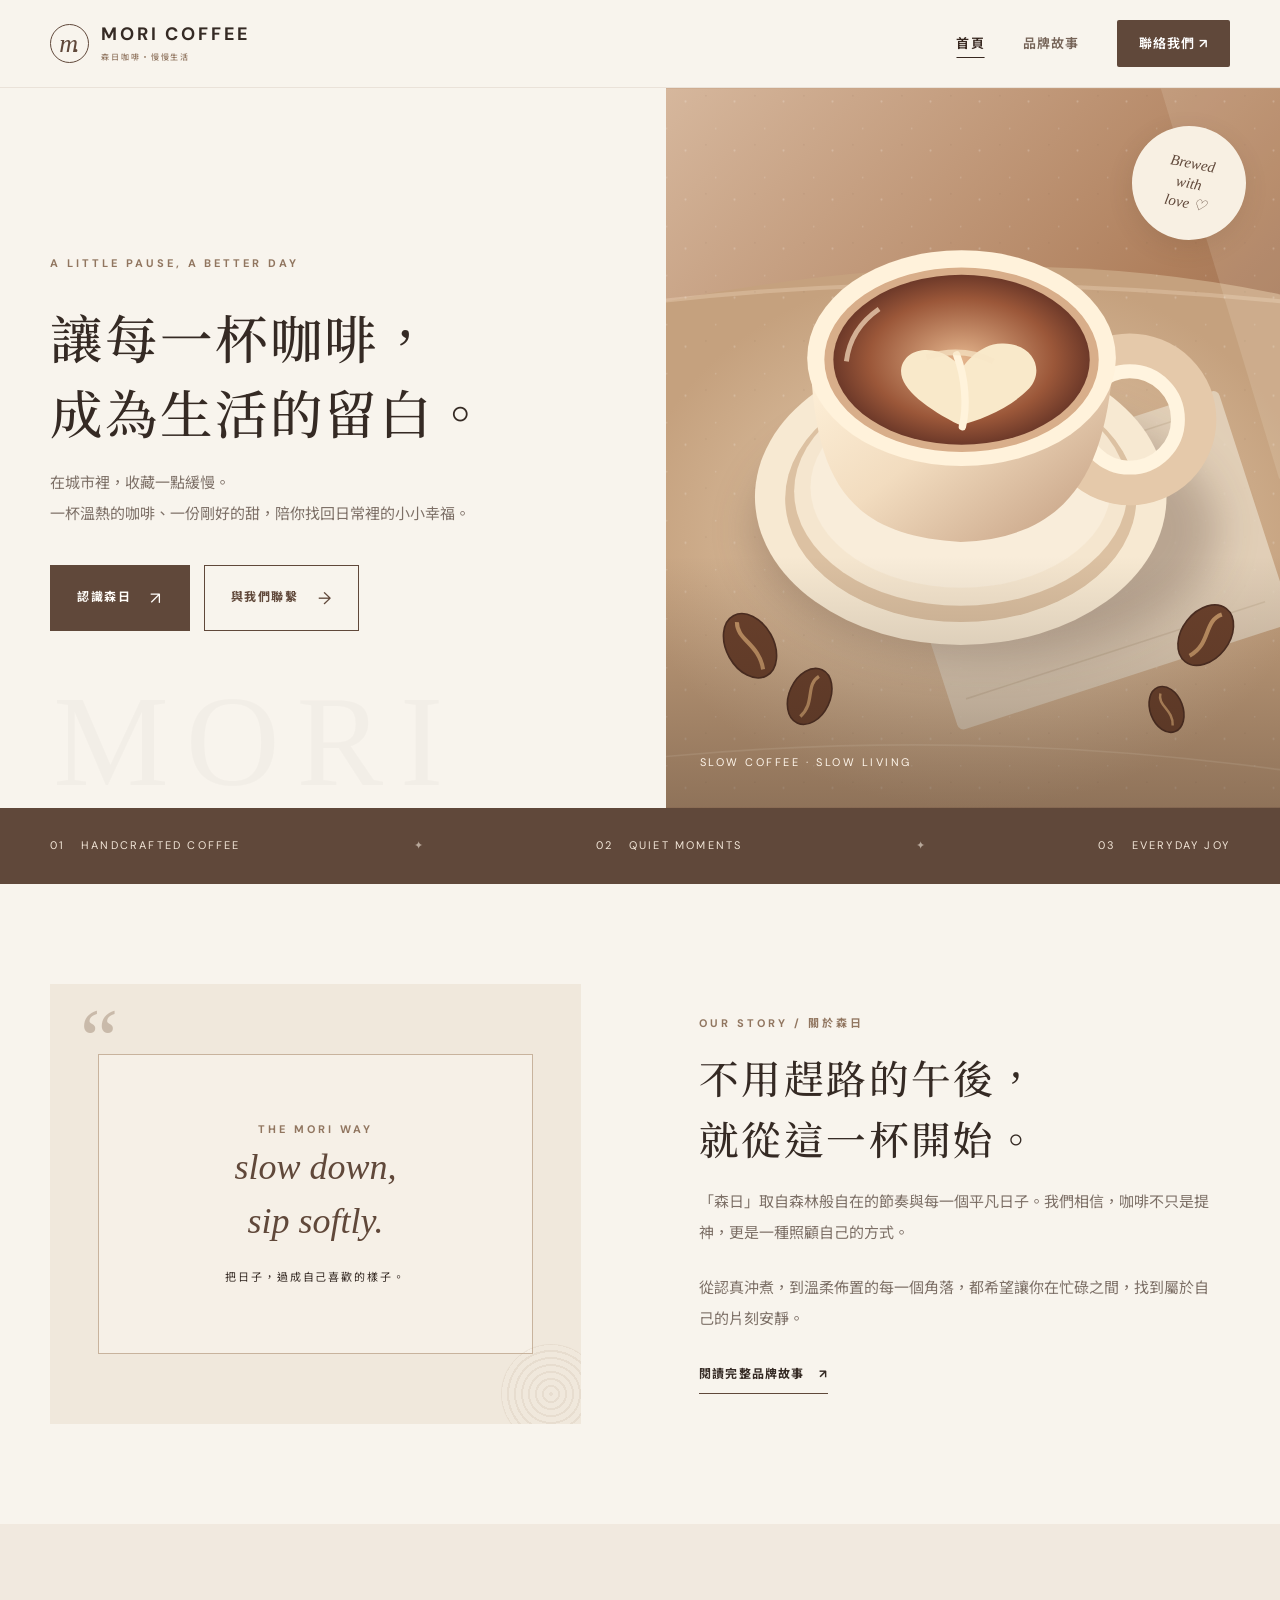
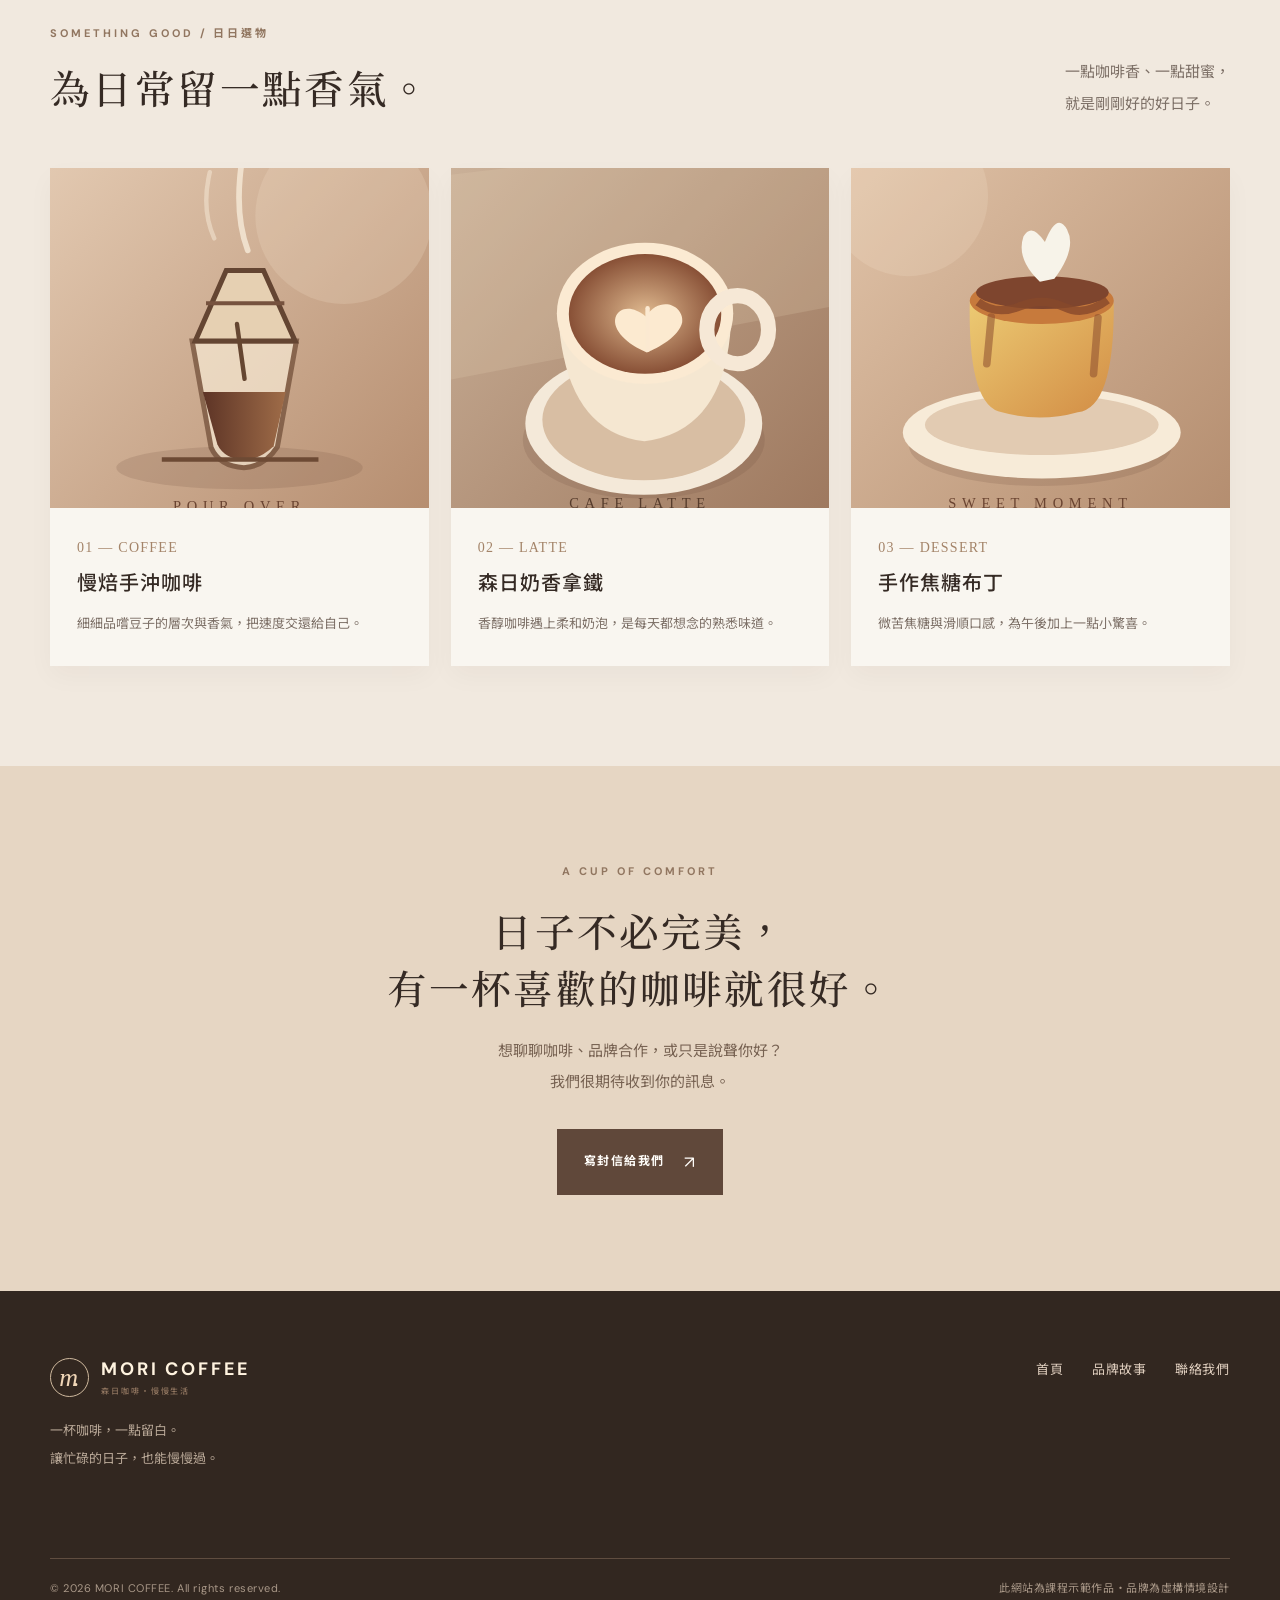
<file: index.html>
<!DOCTYPE html>
<html lang="zh-Hant"><head><meta charset="utf-8"/><meta content="width=device-width,initial-scale=1" name="viewport"/><meta content="#f8f4ed" name="theme-color"/><meta content="森日咖啡 MORI COFFEE，讓每一杯咖啡成為生活的留白。" name="description"/><title>首頁 | 森日咖啡 MORI COFFEE</title><link href="style.css" rel="stylesheet"/><link href="[data-uri]" rel="icon" type="image/svg+xml"/></head><body><header class="site-header"><div class="container header-inner"><a aria-label="森日咖啡回首頁" class="brand" href="index.html"><span class="brand-mark">m.</span><span>MORI COFFEE<small>森日咖啡・慢慢生活</small></span></a><button aria-controls="site-nav" aria-expanded="false" aria-label="展開導覽選單" class="menu-toggle" data-menu-toggle="" type="button">☰</button><nav aria-label="主要導覽" class="nav-links" data-navigation="" id="site-nav"><a aria-current="page" href="index.html">首頁</a><a href="about.html">品牌故事</a><a class="nav-contact" href="contact.html">聯絡我們 ↗</a></nav></div></header><main id="main-content"><section aria-label="品牌主視覺" class="hero"><div class="hero-copy"><div class="hero-copy-inner"><div class="eyebrow">A LITTLE PAUSE, A BETTER DAY</div><h1 class="display hero-title">讓每一杯咖啡，<br/>成為生活的留白。</h1><p class="lead hero-desc">在城市裡，收藏一點緩慢。<br/>一杯溫熱的咖啡、一份剛好的甜，陪你找回日常裡的小小幸福。</p><div class="hero-actions"><a class="btn btn-dark" href="about.html">認識森日 <span aria-hidden="true">↗</span></a><a class="btn btn-light" href="contact.html">與我們聯繫 <span aria-hidden="true">→</span></a></div></div></div><div class="hero-side"><img alt="奶油色陶瓷杯中的暖棕色拿鐵，散落咖啡豆的午後桌面" class="hero-art" src="[data-uri]"/><div class="hero-round">Brewed<br/>with<br/>love ♡</div><div class="hero-label">SLOW COFFEE · SLOW LIVING</div></div></section>
<div class="intro-strip"><div class="container"><span>01   HANDCRAFTED COFFEE</span><i>✦</i><span>02   QUIET MOMENTS</span><i>✦</i><span>03   EVERYDAY JOY</span></div></div>
<section class="section"><div class="container story-layout"><div class="story-art"><span aria-hidden="true" class="quote-mark">“</span><div class="story-art-inner"><div class="eyebrow">THE MORI WAY</div><div class="script">slow down,<br/>sip softly.</div><p>把日子，過成自己喜歡的樣子。</p></div></div><div class="story-text"><div class="eyebrow">OUR STORY / 關於森日</div><h2 class="h2 serif">不用趕路的午後，<br/>就從這一杯開始。</h2><p class="lead">「森日」取自森林般自在的節奏與每一個平凡日子。我們相信，咖啡不只是提神，更是一種照顧自己的方式。</p><p class="lead">從認真沖煮，到溫柔佈置的每一個角落，都希望讓你在忙碌之間，找到屬於自己的片刻安靜。</p><a class="small-link" href="about.html">閱讀完整品牌故事 <span aria-hidden="true">↗</span></a></div></div></section>
<section class="section menu-section"><div class="container"><div class="section-header"><div><div class="eyebrow">SOMETHING GOOD / 日日選物</div><h2 class="h2 serif">為日常留一點香氣。</h2></div><p class="lead">一點咖啡香、一點甜蜜，<br/>就是剛剛好的好日子。</p></div><div class="menu-grid"><article class="menu-card"><figure><img alt="手沖單品咖啡插畫" loading="lazy" src="[data-uri]"/></figure><div class="menu-card-content"><span class="number">01 — COFFEE</span><h3>慢焙手沖咖啡</h3><p>細細品嚐豆子的層次與香氣，把速度交還給自己。</p></div></article><article class="menu-card"><figure><img alt="奶香拿鐵咖啡插畫" loading="lazy" src="[data-uri]"/></figure><div class="menu-card-content"><span class="number">02 — LATTE</span><h3>森日奶香拿鐵</h3><p>香醇咖啡遇上柔和奶泡，是每天都想念的熟悉味道。</p></div></article><article class="menu-card"><figure><img alt="焦糖布丁甜點插畫" loading="lazy" src="[data-uri]"/></figure><div class="menu-card-content"><span class="number">03 — DESSERT</span><h3>手作焦糖布丁</h3><p>微苦焦糖與滑順口感，為午後加上一點小驚喜。</p></div></article></div></div></section>
<section class="manifesto"><div class="container"><div class="eyebrow">A CUP OF COMFORT</div><h2 class="display">日子不必完美，<br/>有一杯喜歡的咖啡就很好。</h2><p class="lead">想聊聊咖啡、品牌合作，或只是說聲你好？<br/>我們很期待收到你的訊息。</p><a class="btn btn-dark" href="contact.html">寫封信給我們 <span aria-hidden="true">↗</span></a></div></section></main><footer class="footer"><div class="container"><div class="footer-top"><div><a class="brand" href="index.html"><span class="brand-mark">m.</span><span>MORI COFFEE<small>森日咖啡・慢慢生活</small></span></a><p class="footer-summary">一杯咖啡，一點留白。<br/>讓忙碌的日子，也能慢慢過。</p></div><nav aria-label="頁尾導覽" class="footer-nav"><a href="index.html">首頁</a><a href="about.html">品牌故事</a><a href="contact.html">聯絡我們</a></nav></div><div class="footer-bottom"><span>© <span data-year="">2026</span> MORI COFFEE. All rights reserved.</span><span>此網站為課程示範作品・品牌為虛構情境設計</span></div></div></footer><script>(function(){
  const toggle=document.querySelector('[data-menu-toggle]');
  const nav=document.querySelector('[data-navigation]');
  if(toggle&&nav){
    toggle.addEventListener('click',function(){
      const open=nav.classList.toggle('is-open');
      toggle.setAttribute('aria-expanded',String(open));
      toggle.textContent=open?'✕':'☰';
    });
    nav.querySelectorAll('a').forEach(link=>link.addEventListener('click',()=>{nav.classList.remove('is-open');toggle.setAttribute('aria-expanded','false');toggle.textContent='☰';}));
  }
  const year=document.querySelector('[data-year]');
  if(year) year.textContent=new Date().getFullYear();
  const form=document.querySelector('[data-contact-form]');
  const setup=document.querySelector('[data-form-setup]');
  if(form){
    const ready=/^https:\/\/formspree\.io\/f\/[a-zA-Z0-9]{7,}$/.test(form.getAttribute('action')||'');
    if(ready&&setup) setup.hidden=true;
    form.addEventListener('submit',function(e){
      if(!ready){e.preventDefault();const err=document.querySelector('[data-form-error]');if(err)err.classList.add('is-visible');}
    });
  }
})();
</script></body></html>
</file>
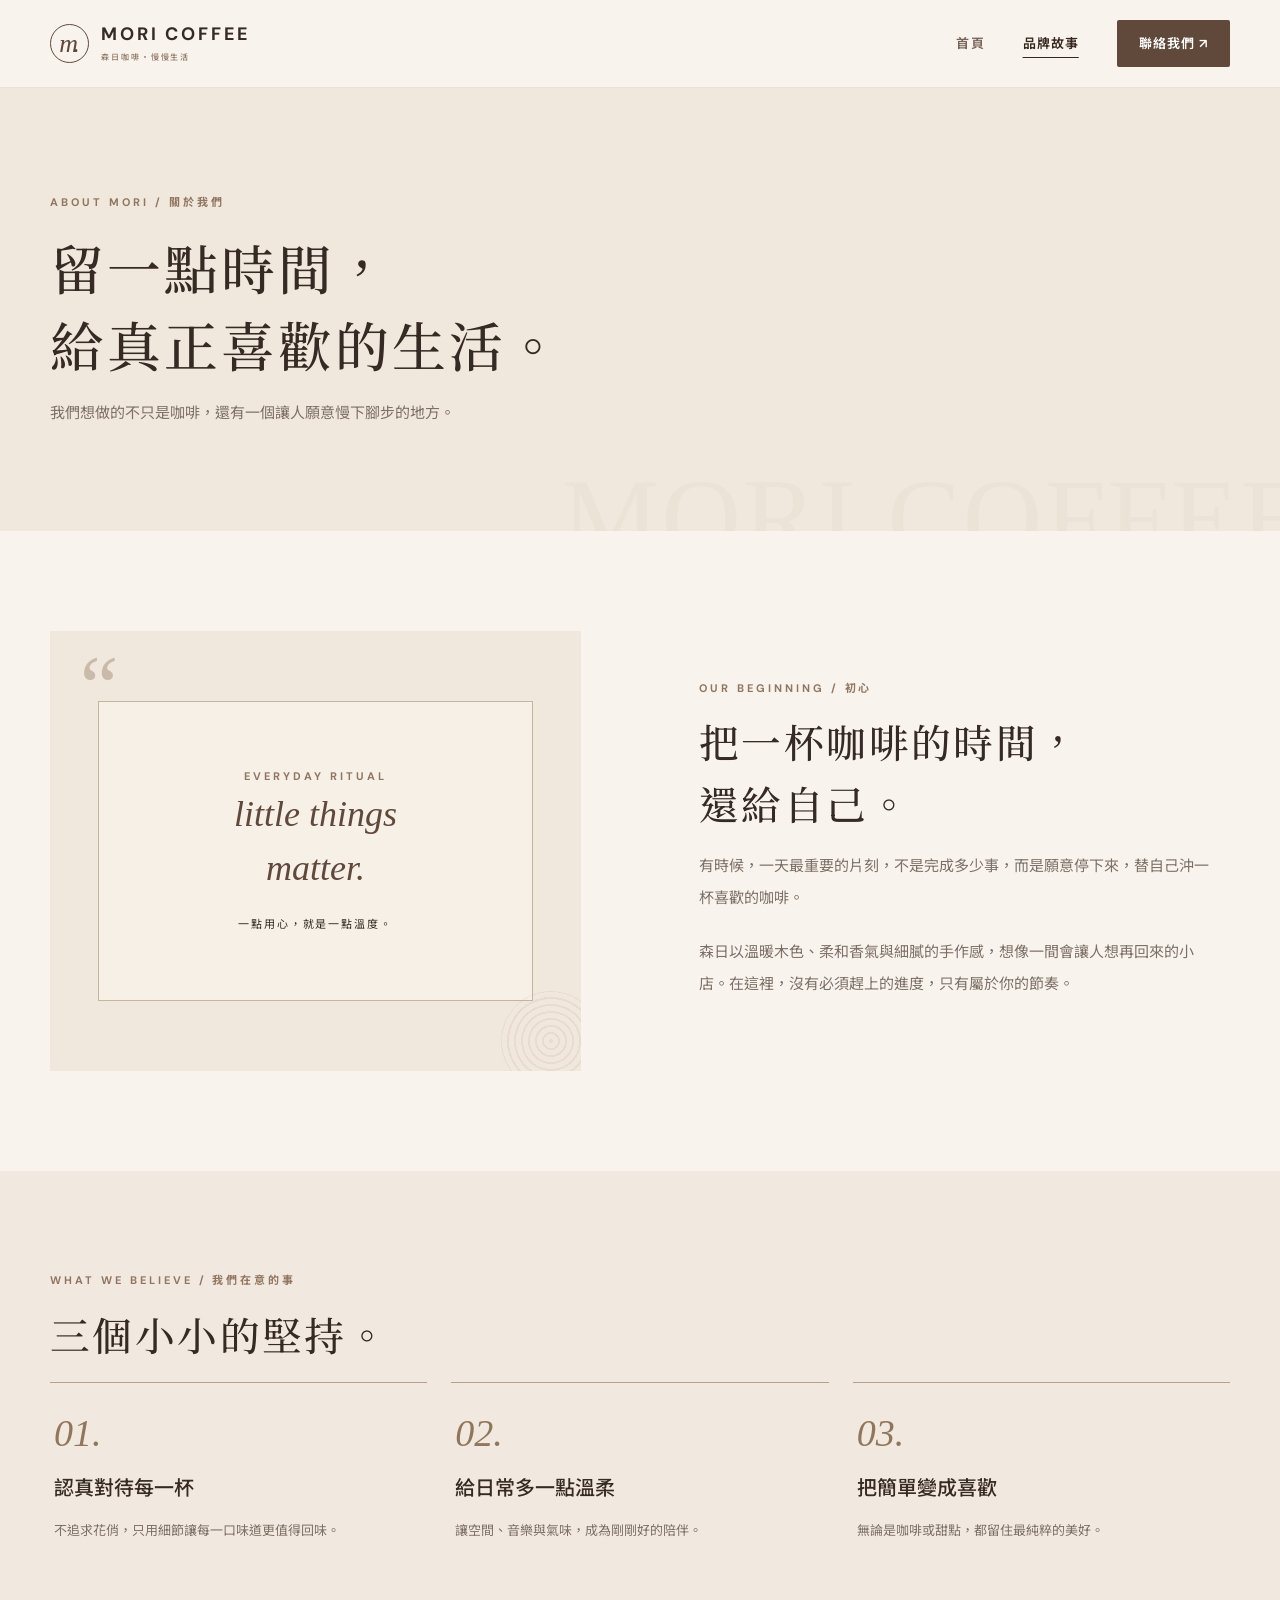
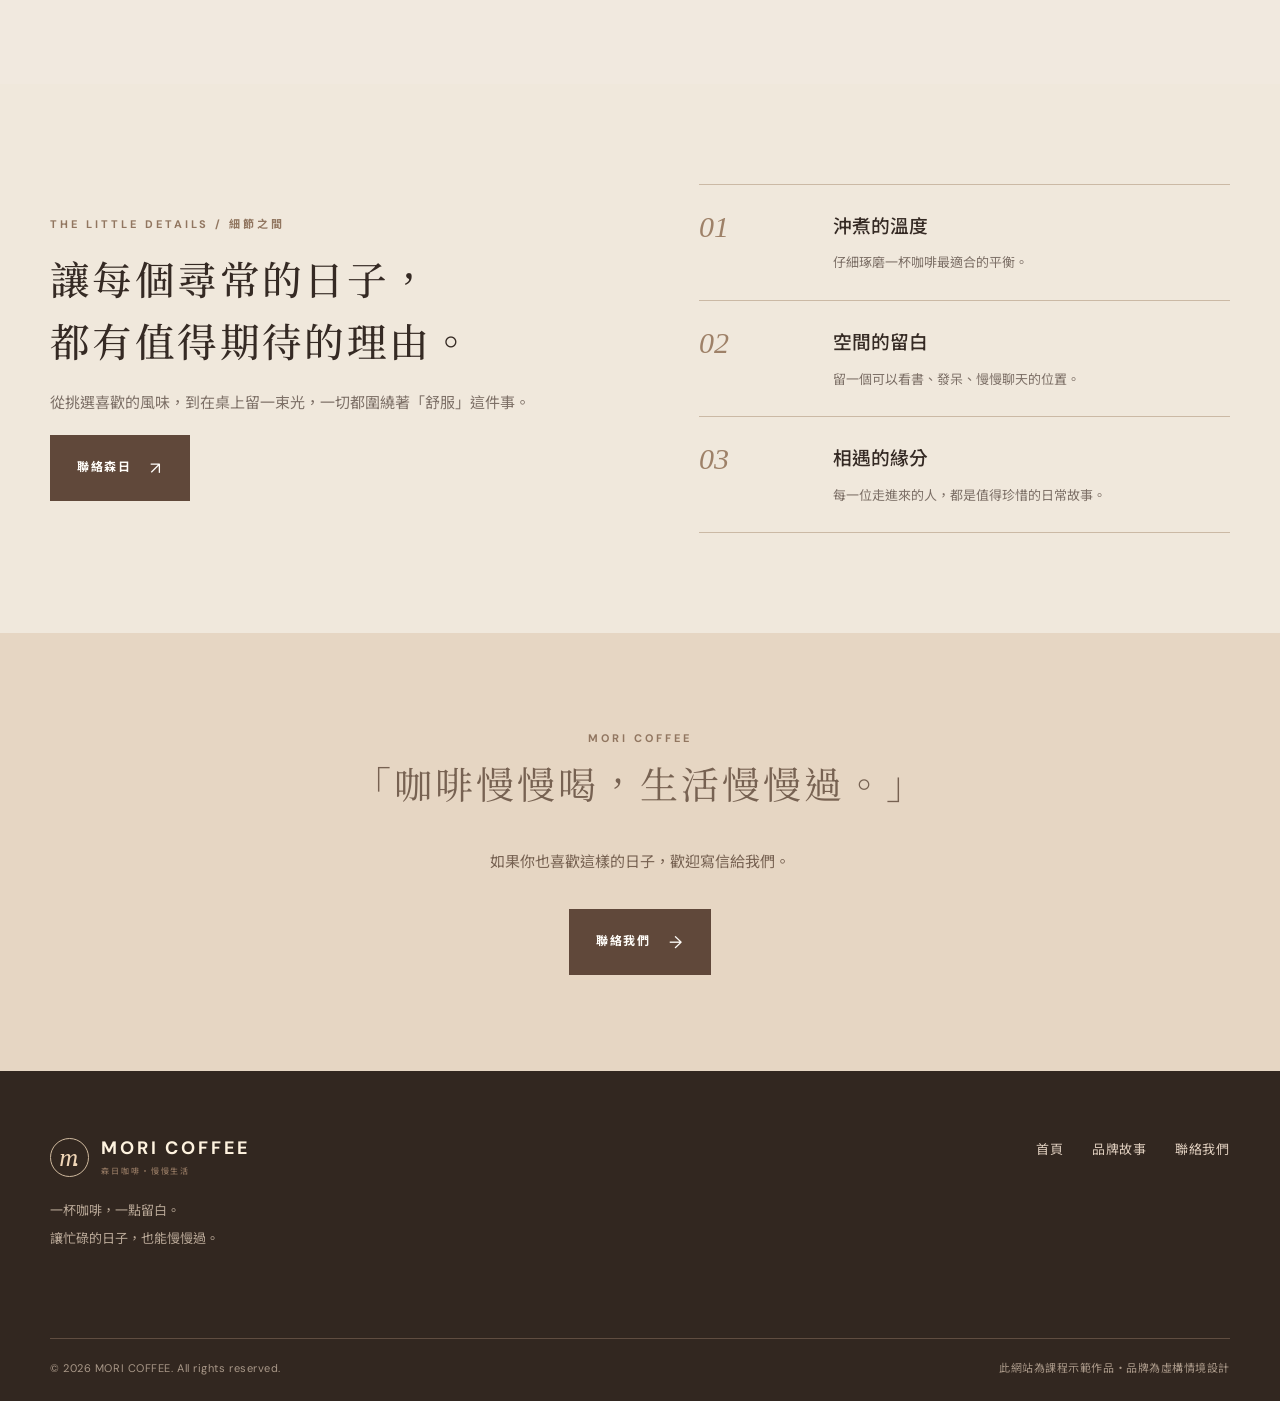
<file: about.html>
<!DOCTYPE html>
<html lang="zh-Hant"><head><meta charset="utf-8"/><meta content="width=device-width,initial-scale=1" name="viewport"/><meta content="#f8f4ed" name="theme-color"/><meta content="認識森日咖啡：一個關於慢生活、手作咖啡和日常溫度的故事。" name="description"/><title>品牌故事 | 森日咖啡 MORI COFFEE</title><link href="style.css" rel="stylesheet"/><link href="[data-uri]" rel="icon" type="image/svg+xml"/></head><body><header class="site-header"><div class="container header-inner"><a aria-label="森日咖啡回首頁" class="brand" href="index.html"><span class="brand-mark">m.</span><span>MORI COFFEE<small>森日咖啡・慢慢生活</small></span></a><button aria-controls="site-nav" aria-expanded="false" aria-label="展開導覽選單" class="menu-toggle" data-menu-toggle="" type="button">☰</button><nav aria-label="主要導覽" class="nav-links" data-navigation="" id="site-nav"><a href="index.html">首頁</a><a aria-current="page" href="about.html">品牌故事</a><a class="nav-contact" href="contact.html">聯絡我們 ↗</a></nav></div></header><main id="main-content"><section class="page-hero"><div class="container"><div class="eyebrow">ABOUT MORI / 關於我們</div><h1 class="display">留一點時間，<br/>給真正喜歡的生活。</h1><p class="lead">我們想做的不只是咖啡，還有一個讓人願意慢下腳步的地方。</p></div></section>
<section class="section"><div class="container story-layout"><div class="story-art"><span aria-hidden="true" class="quote-mark">“</span><div class="story-art-inner"><div class="eyebrow">EVERYDAY RITUAL</div><div class="script">little things<br/>matter.</div><p>一點用心，就是一點溫度。</p></div></div><div class="story-text"><div class="eyebrow">OUR BEGINNING / 初心</div><h2 class="h2 serif">把一杯咖啡的時間，<br/>還給自己。</h2><p class="lead">有時候，一天最重要的片刻，不是完成多少事，而是願意停下來，替自己沖一杯喜歡的咖啡。</p><p class="lead">森日以溫暖木色、柔和香氣與細膩的手作感，想像一間會讓人想再回來的小店。在這裡，沒有必須趕上的進度，只有屬於你的節奏。</p></div></div></section>
<section class="section menu-section"><div class="container"><div class="eyebrow">WHAT WE BELIEVE / 我們在意的事</div><h2 class="h2 serif">三個小小的堅持。</h2><div class="feature-grid"><article class="feature"><div class="feature-icon">01.</div><h3>認真對待每一杯</h3><p>不追求花俏，只用細節讓每一口味道更值得回味。</p></article><article class="feature"><div class="feature-icon">02.</div><h3>給日常多一點溫柔</h3><p>讓空間、音樂與氣味，成為剛剛好的陪伴。</p></article><article class="feature"><div class="feature-icon">03.</div><h3>把簡單變成喜歡</h3><p>無論是咖啡或甜點，都留住最純粹的美好。</p></article></div></div></section>
<section class="section timeline"><div class="container story-layout"><div><div class="eyebrow">THE LITTLE DETAILS / 細節之間</div><h2 class="h2 serif">讓每個尋常的日子，<br/>都有值得期待的理由。</h2><p class="lead">從挑選喜歡的風味，到在桌上留一束光，一切都圍繞著「舒服」這件事。</p><a class="btn btn-dark" href="contact.html">聯絡森日 <span aria-hidden="true">↗</span></a></div><div class="timeline-list"><div class="timeline-item"><strong>01</strong><div><h3>沖煮的溫度</h3><p>仔細琢磨一杯咖啡最適合的平衡。</p></div></div><div class="timeline-item"><strong>02</strong><div><h3>空間的留白</h3><p>留一個可以看書、發呆、慢慢聊天的位置。</p></div></div><div class="timeline-item"><strong>03</strong><div><h3>相遇的緣分</h3><p>每一位走進來的人，都是值得珍惜的日常故事。</p></div></div></div></div></section>
<section class="manifesto"><div class="container"><div class="eyebrow">MORI COFFEE</div><p class="about-quote">「咖啡慢慢喝，生活慢慢過。」</p><p class="lead" style="margin-top:22px">如果你也喜歡這樣的日子，歡迎寫信給我們。</p><a class="btn btn-dark" href="contact.html">聯絡我們 <span aria-hidden="true">→</span></a></div></section></main><footer class="footer"><div class="container"><div class="footer-top"><div><a class="brand" href="index.html"><span class="brand-mark">m.</span><span>MORI COFFEE<small>森日咖啡・慢慢生活</small></span></a><p class="footer-summary">一杯咖啡，一點留白。<br/>讓忙碌的日子，也能慢慢過。</p></div><nav aria-label="頁尾導覽" class="footer-nav"><a href="index.html">首頁</a><a href="about.html">品牌故事</a><a href="contact.html">聯絡我們</a></nav></div><div class="footer-bottom"><span>© <span data-year="">2026</span> MORI COFFEE. All rights reserved.</span><span>此網站為課程示範作品・品牌為虛構情境設計</span></div></div></footer><script>(function(){
  const toggle=document.querySelector('[data-menu-toggle]');
  const nav=document.querySelector('[data-navigation]');
  if(toggle&&nav){
    toggle.addEventListener('click',function(){
      const open=nav.classList.toggle('is-open');
      toggle.setAttribute('aria-expanded',String(open));
      toggle.textContent=open?'✕':'☰';
    });
    nav.querySelectorAll('a').forEach(link=>link.addEventListener('click',()=>{nav.classList.remove('is-open');toggle.setAttribute('aria-expanded','false');toggle.textContent='☰';}));
  }
  const year=document.querySelector('[data-year]');
  if(year) year.textContent=new Date().getFullYear();
  const form=document.querySelector('[data-contact-form]');
  const setup=document.querySelector('[data-form-setup]');
  if(form){
    const ready=/^https:\/\/formspree\.io\/f\/[a-zA-Z0-9]{7,}$/.test(form.getAttribute('action')||'');
    if(ready&&setup) setup.hidden=true;
    form.addEventListener('submit',function(e){
      if(!ready){e.preventDefault();const err=document.querySelector('[data-form-error]');if(err)err.classList.add('is-visible');}
    });
  }
})();
</script></body></html>
</file>
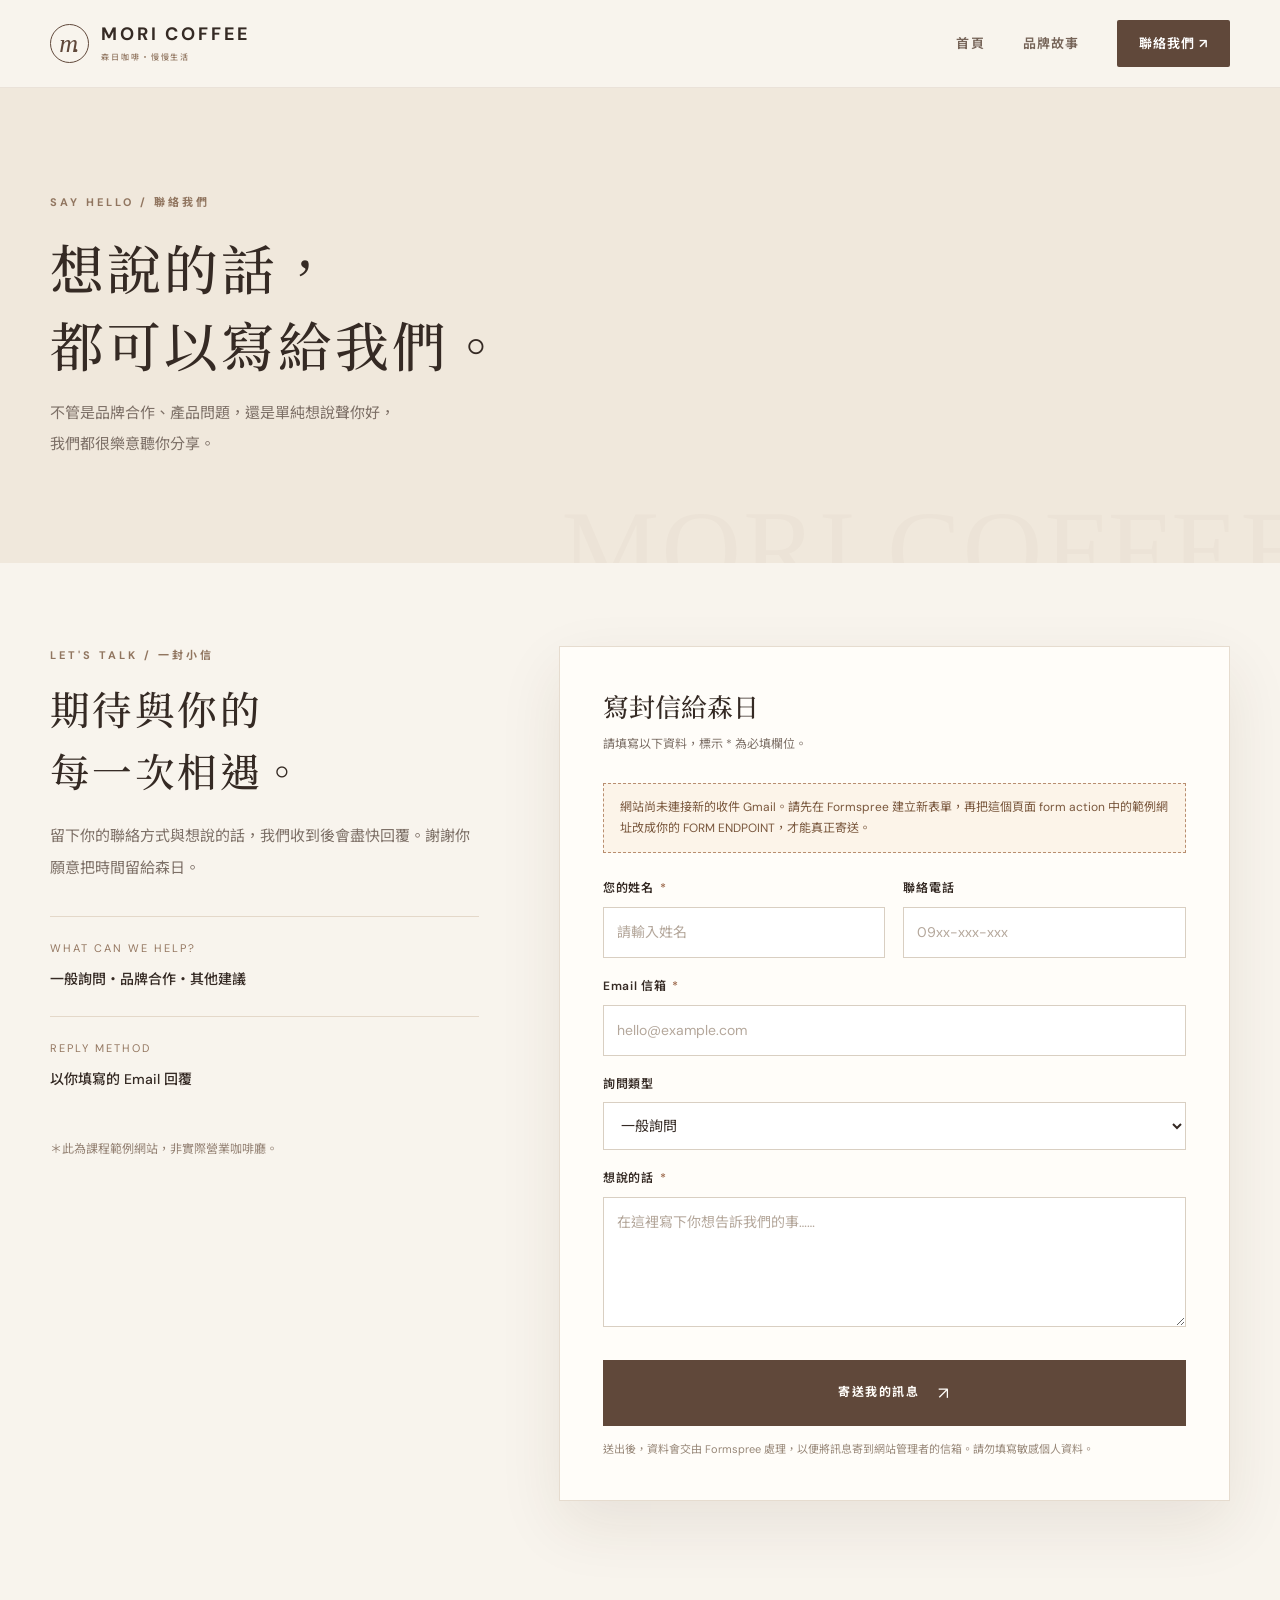
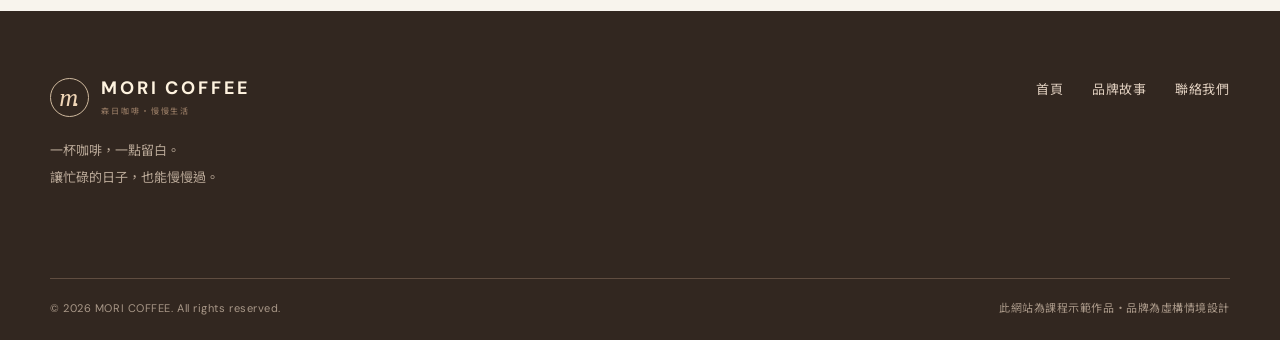
<file: contact.html>
<!DOCTYPE html>
<html lang="zh-Hant"><head><meta charset="utf-8"/><meta content="width=device-width,initial-scale=1" name="viewport"/><meta content="#f8f4ed" name="theme-color"/><meta content="歡迎聯絡森日咖啡，填寫表單向我們提出問題、合作邀約或分享你的想法。" name="description"/><title>聯絡我們 | 森日咖啡 MORI COFFEE</title><link href="style.css" rel="stylesheet"/><link href="[data-uri]" rel="icon" type="image/svg+xml"/></head><body><header class="site-header"><div class="container header-inner"><a aria-label="森日咖啡回首頁" class="brand" href="index.html"><span class="brand-mark">m.</span><span>MORI COFFEE<small>森日咖啡・慢慢生活</small></span></a><button aria-controls="site-nav" aria-expanded="false" aria-label="展開導覽選單" class="menu-toggle" data-menu-toggle="" type="button">☰</button><nav aria-label="主要導覽" class="nav-links" data-navigation="" id="site-nav"><a href="index.html">首頁</a><a href="about.html">品牌故事</a><a aria-current="page" class="nav-contact" href="contact.html">聯絡我們 ↗</a></nav></div></header><main id="main-content"><section class="page-hero"><div class="container"><div class="eyebrow">SAY HELLO / 聯絡我們</div><h1 class="display">想說的話，<br/>都可以寫給我們。</h1><p class="lead">不管是品牌合作、產品問題，還是單純想說聲你好，<br/>我們都很樂意聽你分享。</p></div></section>
<section class="contact-section"><div class="container contact-layout"><div class="contact-info"><div class="eyebrow">LET'S TALK / 一封小信</div><h2 class="h2 serif">期待與你的<br/>每一次相遇。</h2><p class="lead">留下你的聯絡方式與想說的話，我們收到後會盡快回覆。謝謝你願意把時間留給森日。</p><div class="contact-detail"><span>WHAT CAN WE HELP?</span><strong>一般詢問・品牌合作・其他建議</strong></div><div class="contact-detail"><span>REPLY METHOD</span><strong>以你填寫的 Email 回覆</strong></div><p class="contact-note">＊此為課程範例網站，非實際營業咖啡廳。</p></div><div class="contact-form"><h2 class="form-heading">寫封信給森日</h2><p class="form-caption">請填寫以下資料，標示 * 為必填欄位。</p><div class="form-setup" data-form-setup="">網站尚未連接新的收件 Gmail。請先在 Formspree 建立新表單，再把這個頁面 form action 中的範例網址改成你的 FORM ENDPOINT，才能真正寄送。</div>
<form accept-charset="UTF-8" action="https://formspree.io/f/REPLACE_WITH_NEW_FORM_ID" data-contact-form="" method="POST">
<input name="_subject" type="hidden" value="森日咖啡｜網站聯絡表單新訊息"/><input aria-hidden="true" autocomplete="off" name="_gotcha" style="position:absolute;left:-9999px;opacity:0" tabindex="-1" type="text"/>
<div class="form-grid"><div class="field"><label for="contact-name">您的姓名 <span class="required">*</span></label><input autocomplete="name" id="contact-name" maxlength="80" name="name" placeholder="請輸入姓名" required="" type="text"/></div><div class="field"><label for="contact-phone">聯絡電話</label><input autocomplete="tel" id="contact-phone" maxlength="30" name="phone" placeholder="09xx-xxx-xxx" type="tel"/></div><div class="field full"><label for="contact-email">Email 信箱 <span class="required">*</span></label><input autocomplete="email" id="contact-email" maxlength="200" name="email" placeholder="hello@example.com" required="" type="email"/></div><div class="field full"><label for="contact-topic">詢問類型</label><select id="contact-topic" name="topic"><option value="一般詢問">一般詢問</option><option value="品牌合作">品牌合作</option><option value="咖啡與甜點">咖啡與甜點</option><option value="其他建議">其他建議</option></select></div><div class="field full"><label for="contact-message">想說的話 <span class="required">*</span></label><textarea id="contact-message" maxlength="3000" minlength="5" name="message" placeholder="在這裡寫下你想告訴我們的事……" required=""></textarea></div></div><button class="btn btn-dark form-submit" type="submit">寄送我的訊息 <span aria-hidden="true">↗</span></button><p class="form-error" data-form-error="" role="alert">目前尚未設定 Formspree 收件網址，請先完成 README 中的寄信設定。</p><p class="form-legal">送出後，資料會交由 Formspree 處理，以便將訊息寄到網站管理者的信箱。請勿填寫敏感個人資料。</p></form></div></div></section></main><footer class="footer"><div class="container"><div class="footer-top"><div><a class="brand" href="index.html"><span class="brand-mark">m.</span><span>MORI COFFEE<small>森日咖啡・慢慢生活</small></span></a><p class="footer-summary">一杯咖啡，一點留白。<br/>讓忙碌的日子，也能慢慢過。</p></div><nav aria-label="頁尾導覽" class="footer-nav"><a href="index.html">首頁</a><a href="about.html">品牌故事</a><a href="contact.html">聯絡我們</a></nav></div><div class="footer-bottom"><span>© <span data-year="">2026</span> MORI COFFEE. All rights reserved.</span><span>此網站為課程示範作品・品牌為虛構情境設計</span></div></div></footer><script>(function(){
  const toggle=document.querySelector('[data-menu-toggle]');
  const nav=document.querySelector('[data-navigation]');
  if(toggle&&nav){
    toggle.addEventListener('click',function(){
      const open=nav.classList.toggle('is-open');
      toggle.setAttribute('aria-expanded',String(open));
      toggle.textContent=open?'✕':'☰';
    });
    nav.querySelectorAll('a').forEach(link=>link.addEventListener('click',()=>{nav.classList.remove('is-open');toggle.setAttribute('aria-expanded','false');toggle.textContent='☰';}));
  }
  const year=document.querySelector('[data-year]');
  if(year) year.textContent=new Date().getFullYear();
  const form=document.querySelector('[data-contact-form]');
  const setup=document.querySelector('[data-form-setup]');
  if(form){
    const ready=/^https:\/\/formspree\.io\/f\/[a-zA-Z0-9]{7,}$/.test(form.getAttribute('action')||'');
    if(ready&&setup) setup.hidden=true;
    form.addEventListener('submit',function(e){
      if(!ready){e.preventDefault();const err=document.querySelector('[data-form-error]');if(err)err.classList.add('is-visible');}
    });
  }
})();
</script></body></html>
</file>
<file: style.css>
@import url('https://fonts.googleapis.com/css2?family=DM+Sans:wght@400;500;600;700&family=Noto+Sans+TC:wght@300;400;500;600;700&family=Noto+Serif+TC:wght@400;500;600;700&display=swap');
:root{--cream:#f8f4ed;--vanilla:#f0e8dc;--ink:#352a24;--coffee:#60483a;--earth:#917660;--sand:#d7c4ab;--line:#e4d8c9;--muted:#7d7067;--white:#fffdf9;--max:1180px;--shadow:0 24px 60px rgba(69,42,26,.09)}
*,*::before,*::after{box-sizing:border-box}html{scroll-behavior:smooth}body{margin:0;background:var(--cream);color:var(--ink);font-family:'DM Sans','Noto Sans TC',Arial,sans-serif;-webkit-font-smoothing:antialiased;line-height:1.8}a{text-decoration:none;color:inherit}button,input,select,textarea{font:inherit}img{max-width:100%;display:block}::selection{background:#d6b89a;color:#33251c}
.container{width:min(var(--max),calc(100% - 64px));margin:auto}.eyebrow{font-size:11px;letter-spacing:.27em;font-weight:700;color:var(--earth);text-transform:uppercase}.display,.serif{font-family:'Noto Serif TC','Noto Sans TC',serif}.display{font-size:clamp(36px,4.8vw,67px);font-weight:500;line-height:1.43;letter-spacing:.055em}.lead{font-size:15px;color:var(--muted);line-height:2.1}.h2{font-size:clamp(28px,3.1vw,43px);line-height:1.55;letter-spacing:.06em;font-weight:500;margin:12px 0 18px}.muted{color:var(--muted)}.line{height:1px;background:var(--line);border:0}.section{padding:100px 0}.section-compact{padding:65px 0}.section-header{display:flex;align-items:end;justify-content:space-between;gap:24px;margin-bottom:33px}.section-header p{max-width:400px}
.site-header{height:88px;position:sticky;top:0;z-index:90;background:rgba(248,244,237,.94);backdrop-filter:blur(16px);border-bottom:1px solid rgba(128,101,79,.12)}.header-inner{height:100%;display:flex;align-items:center;justify-content:space-between;gap:20px}.brand{display:inline-flex;align-items:center;gap:12px;font-weight:700;letter-spacing:.16em;font-size:18px;line-height:1.1}.brand-mark{width:39px;height:39px;border:1px solid var(--coffee);border-radius:100%;display:grid;place-items:center;font:italic 26px Georgia,serif;color:var(--coffee);letter-spacing:-5px;padding-right:5px}.brand small{display:block;letter-spacing:.24em;font-weight:500;font-size:8px;color:var(--earth);margin-top:8px}.nav-links{display:flex;align-items:center;gap:38px}.nav-links a{font-size:13px;font-weight:600;letter-spacing:.08em;color:#766458;transition:color .2s}.nav-links a:hover,.nav-links a[aria-current="page"]{color:#37271f}.nav-links a[aria-current="page"]{text-decoration:underline;text-underline-offset:9px;text-decoration-thickness:1px}.nav-contact{background:var(--coffee)!important;color:#fff!important;padding:12px 22px;border-radius:2px;transition:transform .2s,background .2s}.nav-contact:hover{transform:translateY(-2px);background:#483429!important}.nav-contact[aria-current="page"]{text-decoration:none!important}.menu-toggle{display:none;border:1px solid var(--line);border-radius:4px;background:none;color:var(--ink);padding:8px 11px;font-size:22px;line-height:1;cursor:pointer}
.btn{display:inline-flex;align-items:center;justify-content:center;gap:19px;font-size:12px;font-weight:700;letter-spacing:.13em;padding:17px 26px;min-height:52px;cursor:pointer;border:1px solid var(--coffee);transition:.25s}.btn:hover{transform:translateY(-3px)}.btn-dark{color:var(--white);background:var(--coffee)}.btn-dark:hover{background:#463126}.btn-light{color:var(--coffee);background:transparent}.btn-light:hover{background:#f4ebdf}.btn span{font-size:17px;font-weight:400}.small-link{font-size:12px;letter-spacing:.1em;font-weight:700;display:inline-flex;gap:14px;align-items:center;border-bottom:1px solid var(--coffee);padding-bottom:8px}
.hero{min-height:720px;display:grid;grid-template-columns:52% 48%;overflow:hidden}.hero-copy{display:flex;align-items:center;padding:65px max(32px,calc((100vw - 1180px)/2)) 76px; padding-right:42px;position:relative}.hero-copy::after{content:'MORI';font-family:Georgia,serif;font-size:130px;letter-spacing:.13em;position:absolute;bottom:-50px;left:8%;opacity:.022;pointer-events:none}.hero-copy-inner{max-width:610px;margin-left:auto;width:100%}.hero-title{font-size:clamp(37px,4.1vw,64px);margin:25px 0 19px}.hero-desc{max-width:450px}.hero-actions{display:flex;flex-wrap:wrap;gap:14px;margin-top:34px}.hero-side{position:relative;background:#c7a386;min-height:690px;overflow:hidden}.hero-art{width:100%;height:100%;object-fit:cover}.hero-side::after{content:'';position:absolute;inset:0;background:linear-gradient(180deg,transparent 65%,rgba(47,32,24,.36))}.hero-label{position:absolute;z-index:2;bottom:35px;left:34px;color:#fff6eb;letter-spacing:.23em;font-size:11px}.hero-round{width:114px;height:114px;border-radius:50%;background:#f8f0e3;display:flex;align-items:center;justify-content:center;text-align:center;position:absolute;right:34px;top:38px;z-index:2;transform:rotate(11deg);font:italic 15px Georgia,serif;line-height:1.35;color:var(--coffee);box-shadow:0 7px 24px #513a2b22}
.intro-strip{background:var(--coffee);color:#f2e6d8}.intro-strip .container{display:flex;justify-content:space-between;align-items:center;min-height:76px;gap:20px}.intro-strip span{font-size:11px;letter-spacing:.2em}.intro-strip i{font-size:11px;opacity:.6;font-style:normal}
.story-layout{display:grid;grid-template-columns:1fr 1fr;gap:10%;align-items:center}.story-art{background:var(--vanilla);min-height:440px;padding:55px 48px;position:relative;display:flex;align-items:center;justify-content:center}.story-art .quote-mark{font-family:Georgia,serif;font-size:86px;position:absolute;top:13px;left:30px;opacity:.4;color:var(--earth);line-height:1}.story-art-inner{border:1px solid #c8b39d;padding:65px 26px;text-align:center;width:100%;background:#faf5edaa}.story-art-inner .script{font-family:Georgia,serif;font-style:italic;font-size:36px;color:var(--coffee);line-height:1.5}.story-art-inner p{letter-spacing:.18em;font-size:11px;margin:20px 0 0}.story-art::after{content:'';width:100px;height:100px;border-radius:50%;position:absolute;bottom:-20px;right:-20px;background:repeating-radial-gradient(circle,#a68b7033 0 2px,transparent 2px 7px);opacity:.6}.story-text .lead{max-width:510px}.story-text p{margin-bottom:23px}
.menu-section{background:#f1e9df}.menu-grid{display:grid;grid-template-columns:repeat(3,1fr);gap:22px}.menu-card{background:#f9f6f0;overflow:hidden;box-shadow:0 10px 25px rgba(48,30,19,.035)}.menu-card figure{margin:0;height:340px;overflow:hidden;background:#d8bca1}.menu-card img{width:100%;height:100%;object-fit:cover;transition:transform .6s}.menu-card:hover img{transform:scale(1.045)}.menu-card-content{padding:25px 27px 30px}.menu-card-content h3{margin:3px 0 10px;font-size:20px;font-weight:500;letter-spacing:.05em}.menu-card-content p{font-size:13px;line-height:1.95;color:var(--muted);margin:0}.number{color:#a48469;font-family:Georgia,serif;font-size:14px;letter-spacing:.09em}
.manifesto{background:#e6d6c3;padding:96px 0;text-align:center}.manifesto .display{font-size:clamp(28px,3.1vw,44px);margin:20px auto;max-width:880px}.manifesto p{margin:0 auto 30px;max-width:650px;color:#776252}.footer{background:#322720;color:#ddccbc;padding:67px 0 22px}.footer-top{display:flex;justify-content:space-between;gap:30px;margin-bottom:66px}.footer .brand{color:#fff3df}.footer .brand-mark{border-color:#cfb99e;color:#f0d6b7}.footer-summary{color:#b9a897;max-width:410px;font-size:13px;line-height:2.1;margin:20px 0}.footer-nav{display:flex;gap:28px;flex-wrap:wrap;align-items:start}.footer-nav a{font-size:13px;letter-spacing:.06em}.footer-nav a:hover{color:#fff}.footer-bottom{display:flex;justify-content:space-between;gap:15px;border-top:1px solid #604d40;padding-top:20px;color:#a99888;font-size:11px;letter-spacing:.05em}
.page-hero{padding:105px 0 87px;background:var(--vanilla);position:relative;overflow:hidden}.page-hero:after{position:absolute;content:'MORI COFFEE';right:-30px;bottom:-51px;color:#8f735b0a;font:110px Georgia,serif;letter-spacing:.02em;white-space:nowrap;pointer-events:none}.page-hero .display{font-size:clamp(37px,4.2vw,58px);margin:16px 0 15px}.page-hero .lead{max-width:650px}.page-hero .container{position:relative;z-index:1}.feature-grid{display:grid;grid-template-columns:repeat(3,1fr);gap:24px}.feature{border-top:1px solid #b6a18d;padding:28px 4px}.feature-icon{font:italic 38px Georgia,serif;color:#92765c}.feature h3{font-size:20px;font-weight:500;margin:15px 0 8px}.feature p{font-size:13px;color:var(--muted)}.timeline{background:var(--vanilla)}.timeline-list{border-top:1px solid #cbb9a5}.timeline-item{display:grid;grid-template-columns:110px 1fr;gap:24px;border-bottom:1px solid #cbb9a5;padding:25px 0}.timeline-item strong{font:italic 30px Georgia,serif;color:#9e8168}.timeline-item h3{font-weight:500;margin:0 0 8px}.timeline-item p{font-size:13px;color:var(--muted);margin:0}.about-quote{font-family:'Noto Serif TC',serif;font-size:clamp(24px,3vw,38px);letter-spacing:.08em;line-height:1.8;max-width:950px;margin:0 auto}
.contact-section{padding:83px 0 110px}.contact-layout{display:grid;grid-template-columns:minmax(250px,.78fr) minmax(0,1.22fr);gap:80px;align-items:start}.contact-info .h2{margin-bottom:21px}.contact-info .lead{margin-bottom:32px}.contact-detail{border-top:1px solid var(--line);padding:22px 0}.contact-detail:last-child{border-bottom:1px solid var(--line)}.contact-detail span{font-size:11px;color:#947761;letter-spacing:.18em;display:block;margin-bottom:6px}.contact-detail strong{font-size:14px;font-weight:500}.contact-note{margin-top:23px;font-size:12px;color:#948274}.contact-form{background:#fffdf9;border:1px solid #e6dccf;box-shadow:var(--shadow);padding:40px 43px}.form-heading{font:500 26px 'Noto Serif TC',serif;margin:0 0 10px}.form-caption{font-size:12px;color:var(--muted);margin:0 0 28px}.form-grid{display:grid;grid-template-columns:1fr 1fr;column-gap:18px}.field{margin-bottom:18px}.field.full{grid-column:1/-1}.field label{display:block;font-weight:600;font-size:12px;letter-spacing:.06em;margin-bottom:7px}.required{color:#a06f53;margin-left:2px}.field input,.field select,.field textarea{width:100%;border:1px solid #d9cfc2;background:#fff;padding:12px 13px;border-radius:0;color:var(--ink);outline:none;min-height:48px;transition:box-shadow .15s,border-color .15s;font-size:14px}.field textarea{resize:vertical;min-height:130px}.field input:focus,.field select:focus,.field textarea:focus{border-color:#99765c;box-shadow:0 0 0 3px #b8967830}.field input::placeholder,.field textarea::placeholder{color:#b4a79b}.form-submit{width:100%;margin-top:5px}.form-legal{color:#988879;font-size:11px;margin:14px 0 0}.form-setup{border:1px dashed #b98e70;background:#fcf4e9;padding:13px 16px;color:#7a583e;font-size:12px;margin-bottom:25px;line-height:1.75}.form-error{display:none;margin:14px 0 0;font-size:13px;color:#994b35}.form-error.is-visible{display:block}
@media(max-width:960px){.nav-links{gap:20px}.hero{grid-template-columns:1fr 1fr;min-height:590px}.hero-copy{padding:54px 32px}.hero-side{min-height:570px}.hero-title{font-size:39px}.story-layout{gap:6%}.contact-layout{gap:35px}.menu-card figure{height:270px}}
@media(max-width:720px){.container{width:min(var(--max),calc(100% - 40px))}.site-header{height:72px}.brand{font-size:16px}.brand-mark{width:35px;height:35px}.menu-toggle{display:block}.nav-links{display:none;position:absolute;top:72px;left:0;right:0;padding:22px 20px 28px;background:var(--cream);box-shadow:0 15px 20px #42271914;flex-direction:column;align-items:stretch;gap:0}.nav-links.is-open{display:flex}.nav-links a{padding:15px 10px;border-bottom:1px solid var(--line)}.nav-links a[aria-current="page"]{text-decoration:none}.nav-contact{text-align:center;margin-top:15px;border:0!important}.hero{display:flex;flex-direction:column}.hero-copy{padding:64px 25px 57px}.hero-copy-inner{max-width:520px}.hero-title{font-size:clamp(34px,8vw,49px)}.hero-side{height:450px;min-height:unset}.hero-side img{object-position:center 45%}.hero-round{width:90px;height:90px;right:20px;top:20px;font-size:12px}.intro-strip .container{justify-content:center;min-height:65px}.intro-strip span{font-size:9px;letter-spacing:.1em}.intro-strip i{display:none}.section{padding:74px 0}.section-compact{padding:52px 0}.section-header{display:block}.story-layout{grid-template-columns:1fr;gap:37px}.story-art{min-height:345px;padding:35px}.story-art-inner{padding:47px 20px}.story-art-inner .script{font-size:28px}.menu-grid{grid-template-columns:1fr;gap:18px}.menu-card{display:grid;grid-template-columns:45% 55%}.menu-card figure{height:220px}.menu-card-content{padding:20px 18px}.menu-card-content h3{font-size:18px}.menu-card-content p{font-size:12px}.manifesto{padding:70px 0}.footer{padding-top:53px}.footer-top{display:block;margin-bottom:45px}.footer-nav{margin-top:30px}.footer-bottom{display:block}.page-hero{padding:70px 0}.feature-grid{grid-template-columns:1fr;gap:0}.feature{padding:21px 0}.feature h3{margin-top:6px}.timeline-item{grid-template-columns:76px 1fr;gap:13px}.contact-section{padding:60px 0 85px}.contact-layout{grid-template-columns:1fr;gap:37px}.contact-info .lead{margin-bottom:20px}.contact-form{padding:28px 23px}}
@media(max-width:390px){.container{width:calc(100% - 34px)}.hero-copy{padding-left:18px;padding-right:18px}.hero-actions{display:grid;grid-template-columns:1fr}.btn{width:100%}.menu-card figure{height:200px}.menu-card-content{padding:13px}.menu-card-content h3{font-size:16px}.menu-card-content p{font-size:11px;line-height:1.7}.form-grid{grid-template-columns:1fr}.field{grid-column:1/-1}.contact-form{padding:24px 16px}}
@media(prefers-reduced-motion:reduce){html{scroll-behavior:auto}*,*::before,*::after{transition:none!important}}

/* Prevent any decorative elements from extending the page width on narrow phones. */
.story-art{overflow:hidden}
</file>
